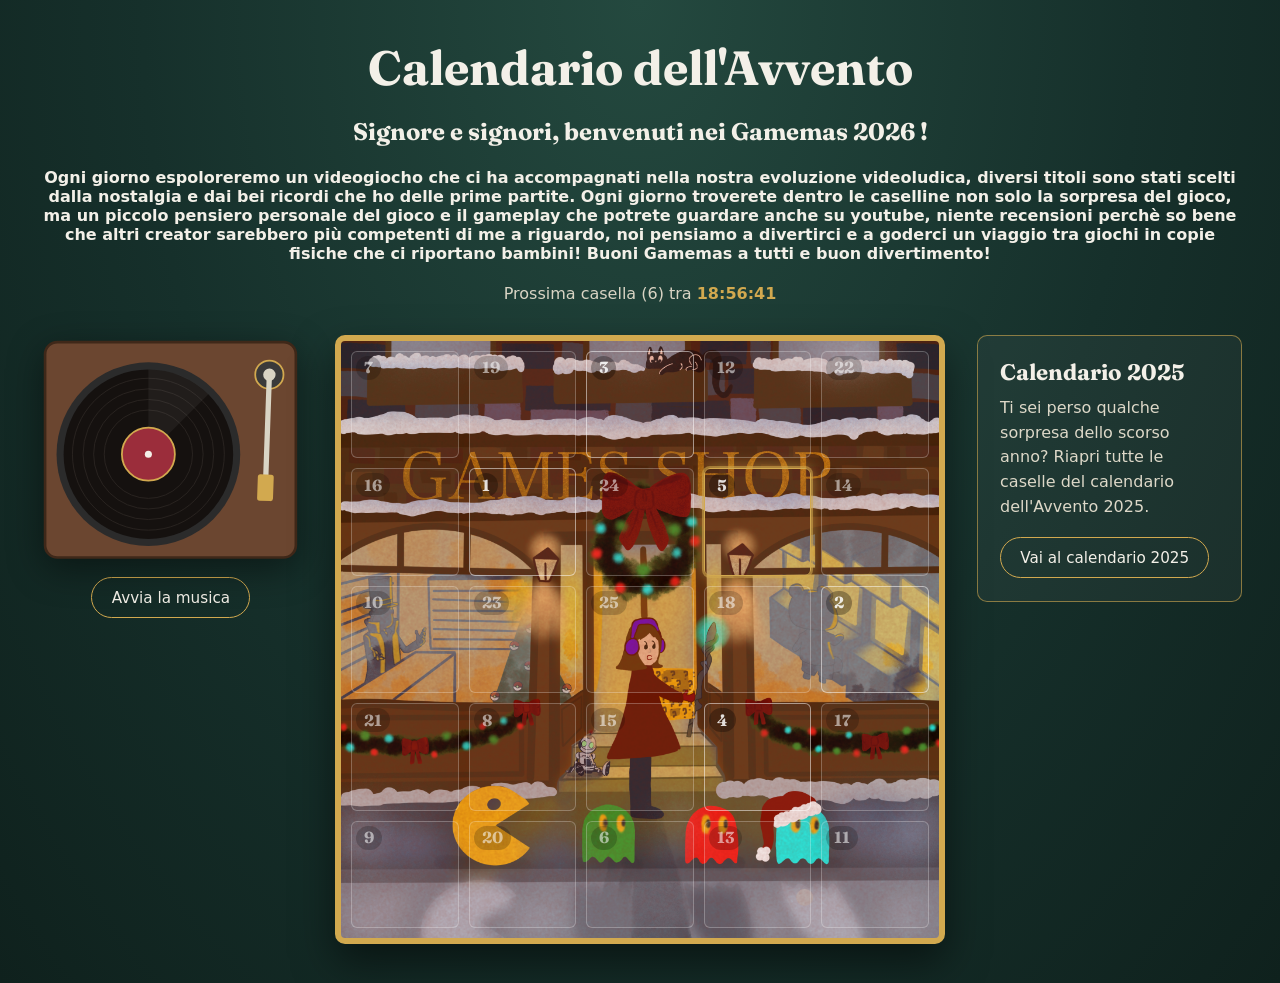
<file: calendario-avvento/avvento/index.html>
<!DOCTYPE html>
<html lang="it">
<head>
<meta charset="utf-8">
<meta name="viewport" content="width=device-width, initial-scale=1">
<meta name="referrer" content="strict-origin-when-cross-origin">
<title>Calendario dell'Avvento</title>
<link href="https://fonts.googleapis.com/css2?family=Fraunces:opsz,wght@9..144,500;9..144,700&display=swap" rel="stylesheet">
<link rel="stylesheet" href="css/style.css">
</head>
<body>
  <header>
    <h1>Calendario dell'Avvento</h1>
    <h2>Signore e signori, benvenuti nei Gamemas 2026 !</h2>
    <h4>Ogni giorno espoloreremo un videogiocho che ci ha accompagnati nella nostra evoluzione videoludica, diversi titoli sono stati scelti dalla nostalgia e dai bei ricordi che ho delle prime partite. Ogni giorno troverete dentro le caselline non solo la sorpresa del gioco, ma un piccolo pensiero personale del gioco e il gameplay che potrete guardare anche su youtube, niente recensioni perchè so bene che altri creator sarebbero più competenti di me a riguardo, noi pensiamo a divertirci e a goderci un viaggio tra giochi in copie fisiche che ci riportano bambini! 

Buoni Gamemas a tutti e buon divertimento!</h4>
    <p class="conto" id="conto" aria-live="polite"></p>
  </header>

  <div class="layout">
    <!-- SINISTRA: giradischi + musica -->
    <section class="player" id="player" aria-label="Musica">
      <svg viewBox="0 0 300 260" role="img" aria-label="Giradischi">
        <rect x="8" y="8" width="284" height="244" rx="14" fill="#6b4630" stroke="#3f2819" stroke-width="3"/>
        <circle cx="125" cy="135" r="104" fill="#2b2b2b"/>
        <g class="vinile">
          <circle cx="125" cy="135" r="96" fill="#15110f"/>
          <circle cx="125" cy="135" r="86" fill="none" stroke="#2c2622"/>
          <circle cx="125" cy="135" r="74" fill="none" stroke="#2c2622"/>
          <circle cx="125" cy="135" r="62" fill="none" stroke="#2c2622"/>
          <circle cx="125" cy="135" r="50" fill="none" stroke="#2c2622"/>
          <path d="M125 135 L125 39 A96 96 0 0 1 193 67 Z" fill="#fff" opacity=".05"/>
          <circle cx="125" cy="135" r="30" fill="#9b2d3b" stroke="#d2a94f" stroke-width="2"/>
          <circle cx="125" cy="135" r="4" fill="#f3f0e8"/>
        </g>
        <circle cx="262" cy="45" r="16" fill="#3a3a3a" stroke="#d2a94f" stroke-width="2"/>
        <g class="braccio">
          <line x1="262" y1="45" x2="262" y2="165" stroke="#d9d4c4" stroke-width="6" stroke-linecap="round"/>
          <rect x="253" y="158" width="18" height="30" rx="3" fill="#d2a94f"/>
          <circle cx="262" cy="45" r="7" fill="#d9d4c4"/>
        </g>
      </svg>
      <button class="btn" id="btnMusica" type="button" aria-pressed="false">Avvia la musica</button>
      <p class="hint" id="hint"></p>
      <div id="yt" style="position:fixed;left:-9999px;width:200px;height:200px" aria-hidden="true"></div>
    </section>

    <!-- CENTRO: calendario (le caselle vengono create da js/calendario.js) -->
    <main class="calendario-col">
      <div class="calendario" id="calendario"><div class="griglia" id="griglia"></div></div>
    </main>

    <!-- DESTRA: calendario 2025 -->
    <aside class="archivio">
      <h2>Calendario 2025</h2>
      <p>Ti sei perso qualche sorpresa dello scorso anno? Riapri tutte le caselle del calendario dell'Avvento 2025.</p>
      <a class="btn" id="link2025" href="#">Vai al calendario 2025</a>
    </aside>
  </div>

  <script src="js/config.js"></script>
  <script src="js/comune.js"></script>
  <script src="js/calendario.js"></script>
</body>
</html>
</file>
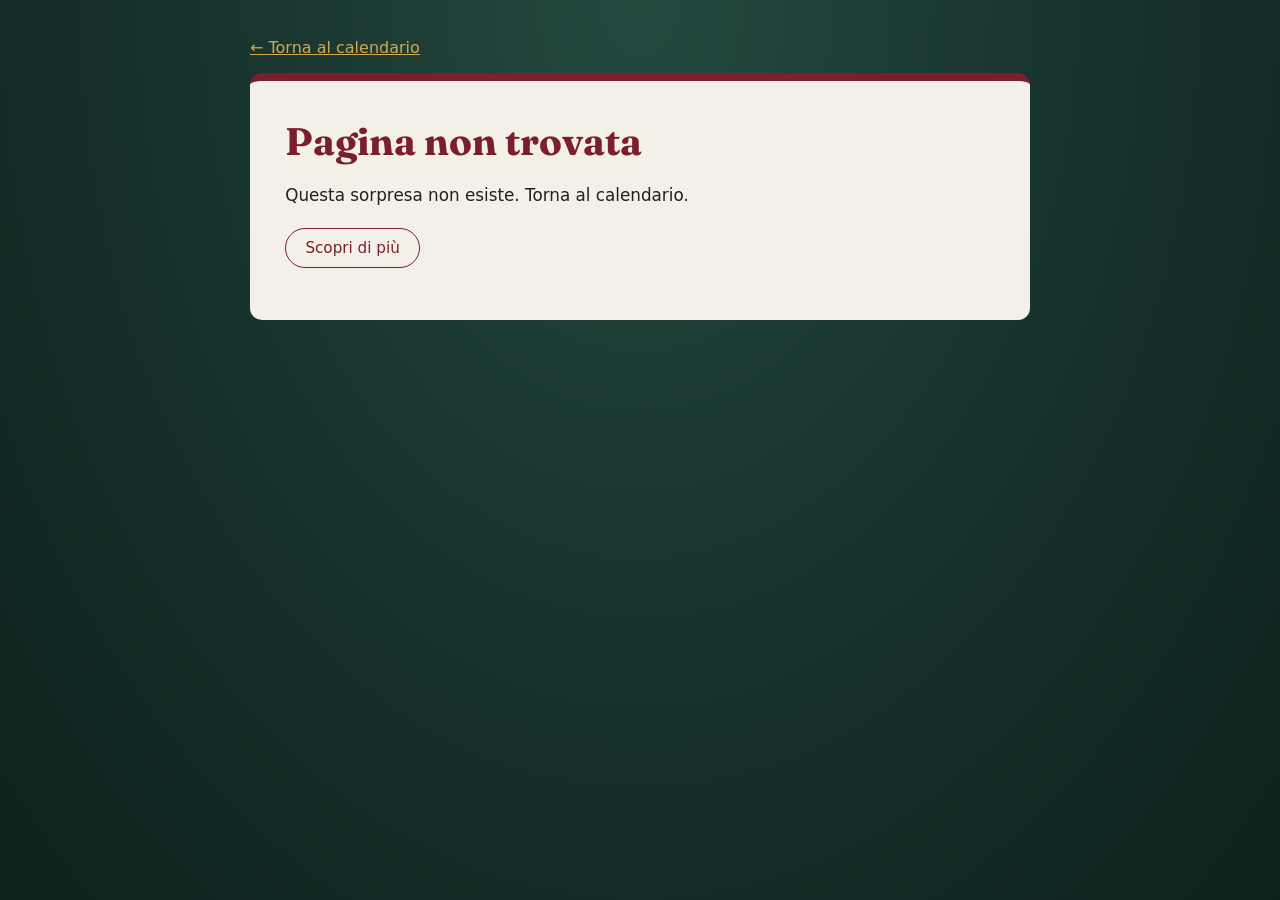
<file: calendario-avvento/avvento/giorno.html>
<!DOCTYPE html>
<html lang="it">
<head>
<meta charset="utf-8">
<meta name="viewport" content="width=device-width, initial-scale=1">
<title>Sorpresa del giorno · Calendario dell'Avvento</title>
<link href="https://fonts.googleapis.com/css2?family=Fraunces:opsz,wght@9..144,500;9..144,700&display=swap" rel="stylesheet">
<link rel="stylesheet" href="css/style.css">
</head>
<body>
  <p class="indietro"><a id="indietro" href="index.html">&larr; Torna al calendario</a></p>
  <main class="scheda">
    <h1 id="titolo"></h1>
    <div class="video" id="video" hidden></div>
    <div class="articolo" id="testo"></div>
    <p><a class="btn" id="link" href="#" target="_blank" rel="noopener" hidden>Scopri di più</a></p>
  </main>
  <script src="js/config.js"></script>
  <script src="js/comune.js"></script>
  <script src="js/giorno.js"></script>
</body>
</html>
</file>
<file: calendario-avvento/avvento/css/style.css>
:root{--pino:#16302b;--bordeaux:#7a1f2b;--ottone:#d2a94f;--neve:#f3f0e8}
*{box-sizing:border-box}
body{margin:0;min-height:100vh;padding:clamp(16px,3vw,40px);font-family:system-ui,-apple-system,"Segoe UI",Roboto,sans-serif;color:var(--neve);background:radial-gradient(ellipse at 50% 0%,#24493f,var(--pino) 55%,#0f211d)}
h1,h2,.num{font-family:"Fraunces",Georgia,serif}
header{text-align:center;margin-bottom:clamp(16px,3vw,32px)}
h1{margin:0;font-size:clamp(1.8rem,4vw,3rem)}
.conto{margin:.5rem 0 0;color:#d9d4c4}.conto b{color:var(--ottone);font-variant-numeric:tabular-nums}
.btn{display:inline-block;border:1px solid var(--ottone);background:transparent;color:var(--neve);padding:.65rem 1.2rem;border-radius:999px;font:inherit;font-size:.95rem;cursor:pointer;text-decoration:none;transition:.2s}
.btn:hover{background:var(--ottone);color:var(--pino)}
:focus-visible{outline:3px solid #fff;outline-offset:3px}
.layout{display:grid;grid-template-columns:minmax(220px,1fr) minmax(0,2.3fr) minmax(220px,1fr);gap:clamp(16px,2.5vw,36px);align-items:start;max-width:1400px;margin:0 auto}

/* Giradischi */
.player{text-align:center}
.player svg{width:100%;height:auto;display:block;filter:drop-shadow(0 10px 18px rgba(0,0,0,.45))}
.vinile{transform-origin:125px 135px;animation:gira 2.8s linear infinite;animation-play-state:paused}
.suona .vinile{animation-play-state:running}
.braccio{transform-origin:262px 45px;transform:rotate(2deg);transition:transform 1.2s cubic-bezier(.4,0,.2,1)}
.suona .braccio{transform:rotate(36deg)}
@keyframes gira{to{transform:rotate(360deg)}}
.player .btn{margin-top:.8rem}
.hint{min-height:1.4em;margin:.6rem 0 0;font-size:.9rem;color:var(--ottone)}

/* Calendario: l'immagine resta ben visibile, le porte sono quasi trasparenti */
.calendario{position:relative;aspect-ratio:1/1;width:100%;max-width:min(100%,88vh);margin:0 auto;border-radius:10px;overflow:hidden;border:6px solid var(--ottone);box-shadow:0 18px 40px rgba(0,0,0,.5);background-size:cover;background-position:center}
.griglia{position:absolute;inset:0;display:grid;grid-template:repeat(5,1fr)/repeat(5,1fr);gap:clamp(3px,.8vw,10px);padding:clamp(3px,.8vw,10px)}
.cella{position:relative;perspective:700px}
.porta{position:absolute;inset:0;padding:0;cursor:pointer;border:1px solid rgba(255,255,255,.5);border-radius:6px;background:rgba(255,255,255,.04);transform-origin:left center;backface-visibility:hidden;transition:transform .8s cubic-bezier(.3,.1,.2,1),background .2s,box-shadow .3s}
.porta:hover{background:rgba(255,255,255,.16)}
.num{position:absolute;top:4px;left:4px;padding:.1em .5em;border-radius:999px;font-size:clamp(.6rem,1.5vw,1rem);font-weight:700;line-height:1.3;color:rgba(255,255,255,.85);background:rgba(0,0,0,.3)}
.porta.bloccata{cursor:not-allowed;border-color:rgba(255,255,255,.25)}
.porta.bloccata .num{color:rgba(255,255,255,.55);background:rgba(0,0,0,.2)}
.porta.oggi{border-color:var(--ottone);box-shadow:0 0 0 2px rgba(210,169,79,.55),0 0 16px rgba(210,169,79,.7)}
.retro{position:absolute;inset:0;border-radius:6px;border:1px solid var(--ottone);background-size:cover;background-position:center;display:flex;align-items:flex-end;justify-content:center;text-decoration:none;visibility:hidden;opacity:0;transition:opacity .4s .3s,visibility 0s .3s}
.retro:hover{filter:brightness(1.12)}
.retro span{margin-bottom:4px;padding:.1em .6em;border-radius:999px;font-size:clamp(.55rem,1.2vw,.85rem);background:rgba(0,0,0,.55);color:var(--neve)}
.aperta .retro{visibility:visible;opacity:1}
.aperta .porta{transform:rotateY(-112deg);pointer-events:none}
.scuoti{animation:scuoti .4s}
@keyframes scuoti{25%{transform:translateX(-4px)}75%{transform:translateX(4px)}}

/* Link 2025 */
.archivio{border:1px solid rgba(210,169,79,.6);border-radius:10px;padding:1.4rem;background:rgba(255,255,255,.04)}
.archivio h2{margin:0 0 .6rem;font-size:1.4rem}
.archivio p{margin:0 0 1.1rem;line-height:1.55;color:#ddd8c8;max-width:34ch}

/* Pagina del giorno */
.indietro{max-width:780px;margin:0 auto 1rem}.indietro a{color:var(--ottone)}
.scheda{max-width:780px;margin:0 auto;background:var(--neve);color:#22201c;border-radius:12px;border-top:8px solid var(--bordeaux);padding:clamp(1.2rem,3vw,2.2rem)}
.scheda h1{color:var(--bordeaux);font-size:clamp(1.6rem,4vw,2.4rem);margin:0 0 1rem}
.video{position:relative;aspect-ratio:16/9;background:#000;border-radius:8px;overflow:hidden;margin:0 0 1.6rem}
.video iframe{position:absolute;inset:0;width:100%;height:100%;border:0}
.articolo{max-width:66ch}
.articolo p{margin:0 0 1.1em;line-height:1.7;font-size:1.05rem}
.articolo h3{font-family:"Fraunces",Georgia,serif;font-size:1.25rem;margin:1.6rem 0 .5rem;color:var(--pino)}
.articolo a{color:var(--bordeaux)}.articolo img{max-width:100%;height:auto;border-radius:6px}
.scheda .btn{color:var(--bordeaux);border-color:var(--bordeaux)}
.scheda .btn:hover{background:var(--bordeaux);color:var(--neve)}

@media(max-width:980px){.layout{grid-template-columns:1fr}.calendario-col{order:1}.player{order:2;max-width:340px;margin:0 auto;width:100%}.archivio{order:3;max-width:480px;margin:0 auto;width:100%}}
@media(prefers-reduced-motion:reduce){*{animation-duration:.01s!important;transition-duration:.01s!important}.vinile{animation:none}}
</file>
